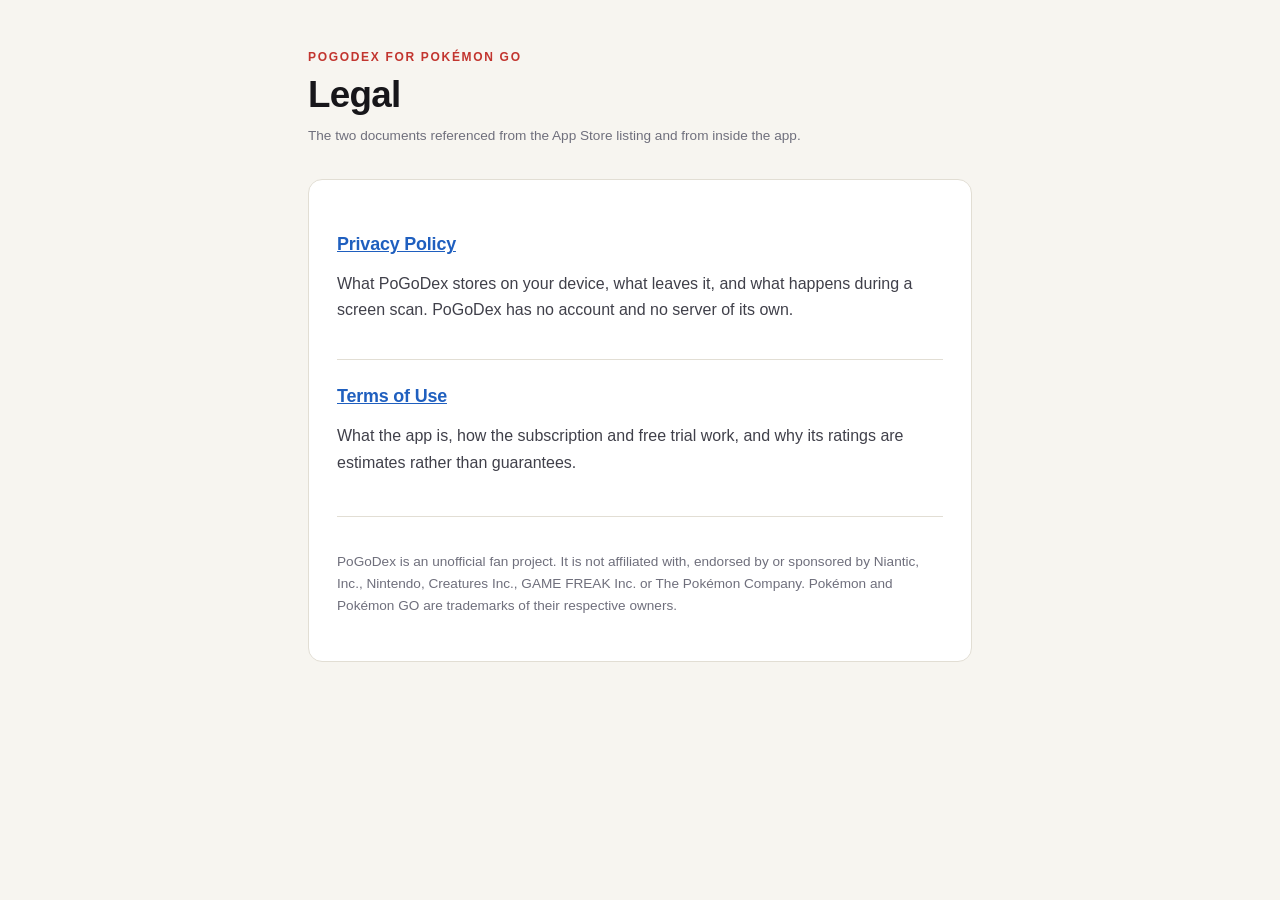
<file: index.html>
<!doctype html>
<html lang="en">
<head>
<meta charset="utf-8">
<meta name="viewport" content="width=device-width, initial-scale=1">
<title>PoGoDex — Legal</title>
<link rel="stylesheet" href="style.css">
</head>
<body>
<main>
<header class="masthead">
  <p class="eyebrow">PoGoDex for Pokémon GO</p>
  <h1>Legal</h1>
  <p class="meta">The two documents referenced from the App Store listing and from inside the app.</p>
</header>
<div class="card">
  <h2><a href="privacy/">Privacy Policy</a></h2>
  <p>What PoGoDex stores on your device, what leaves it, and what happens during a screen scan. PoGoDex has no account and no server of its own.</p>
  <h2><a href="terms/">Terms of Use</a></h2>
  <p>What the app is, how the subscription and free trial work, and why its ratings are estimates rather than guarantees.</p>
<footer>
  <p>PoGoDex is an unofficial fan project. It is not affiliated with, endorsed by or sponsored by Niantic, Inc., Nintendo, Creatures Inc., GAME FREAK Inc. or The Pokémon Company. Pokémon and Pokémon GO are trademarks of their respective owners.</p>
</footer>
</div>
</main>
</body>
</html>
</file>
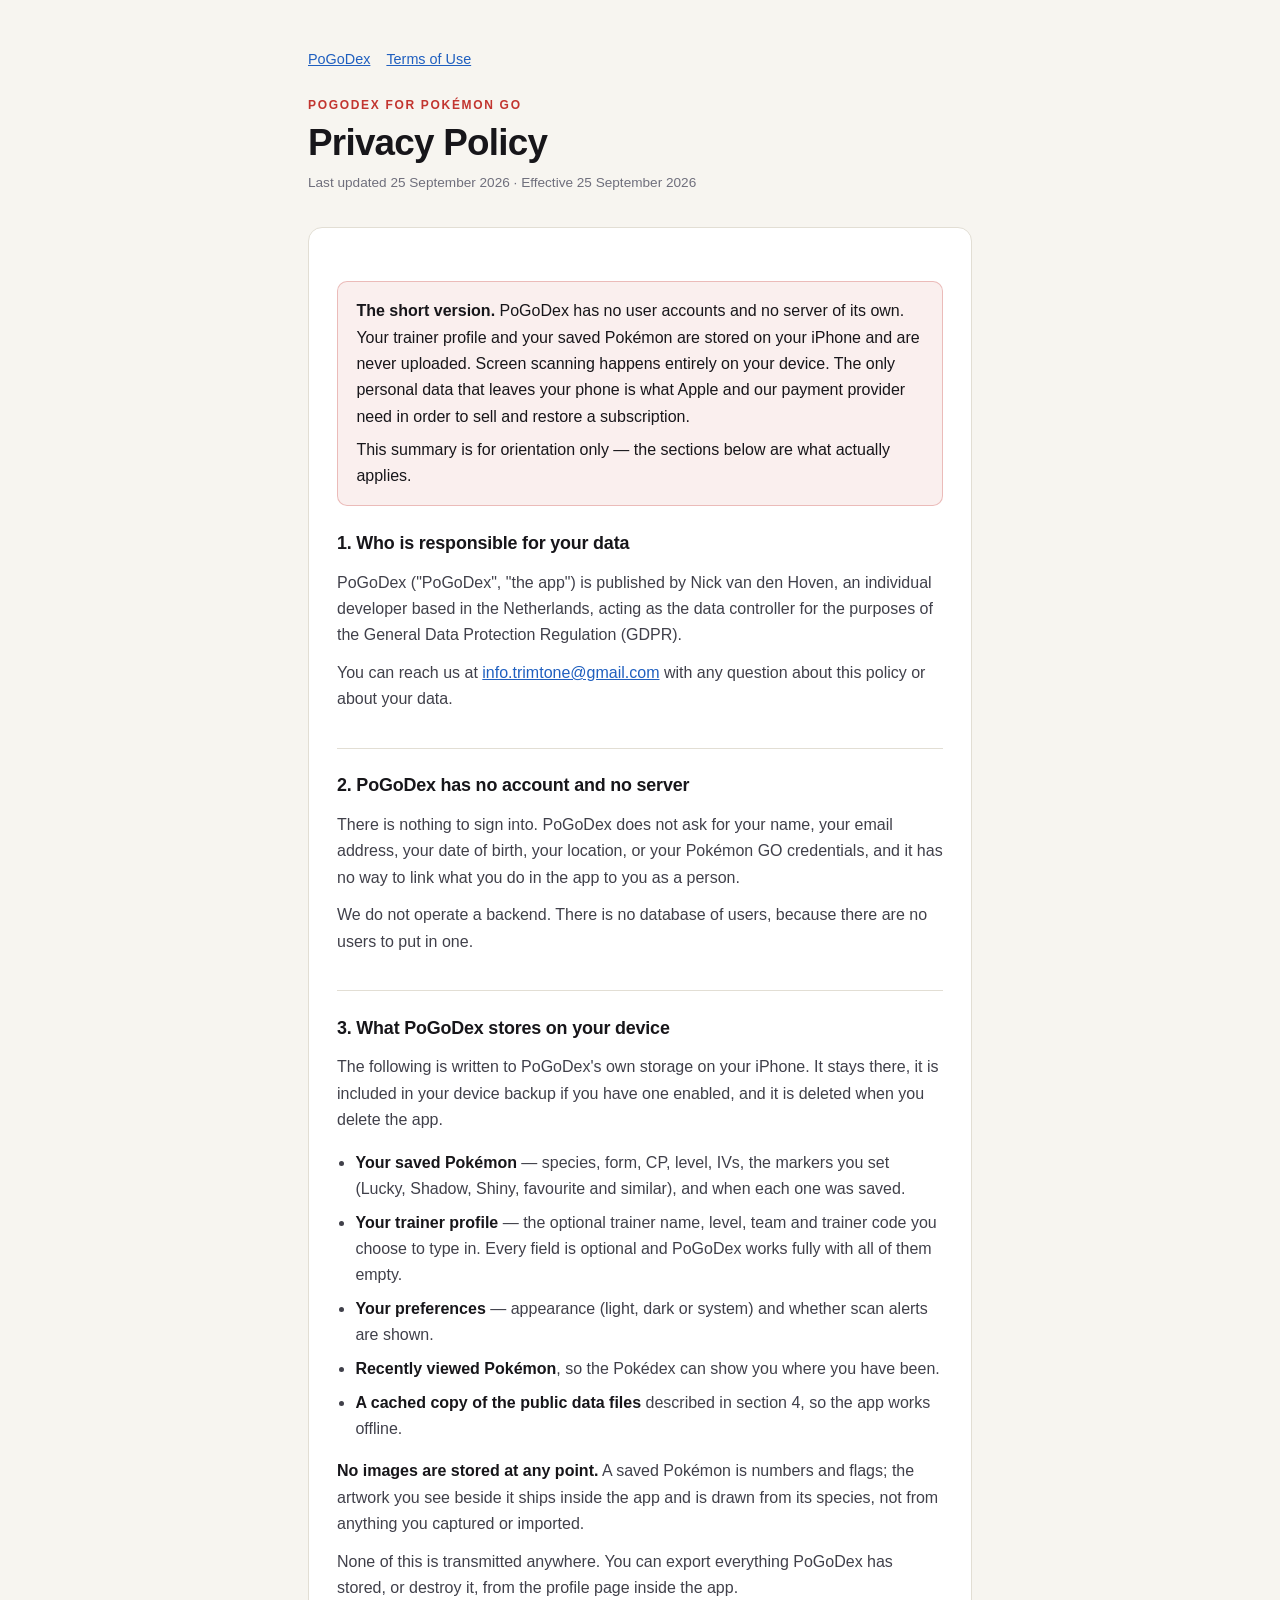
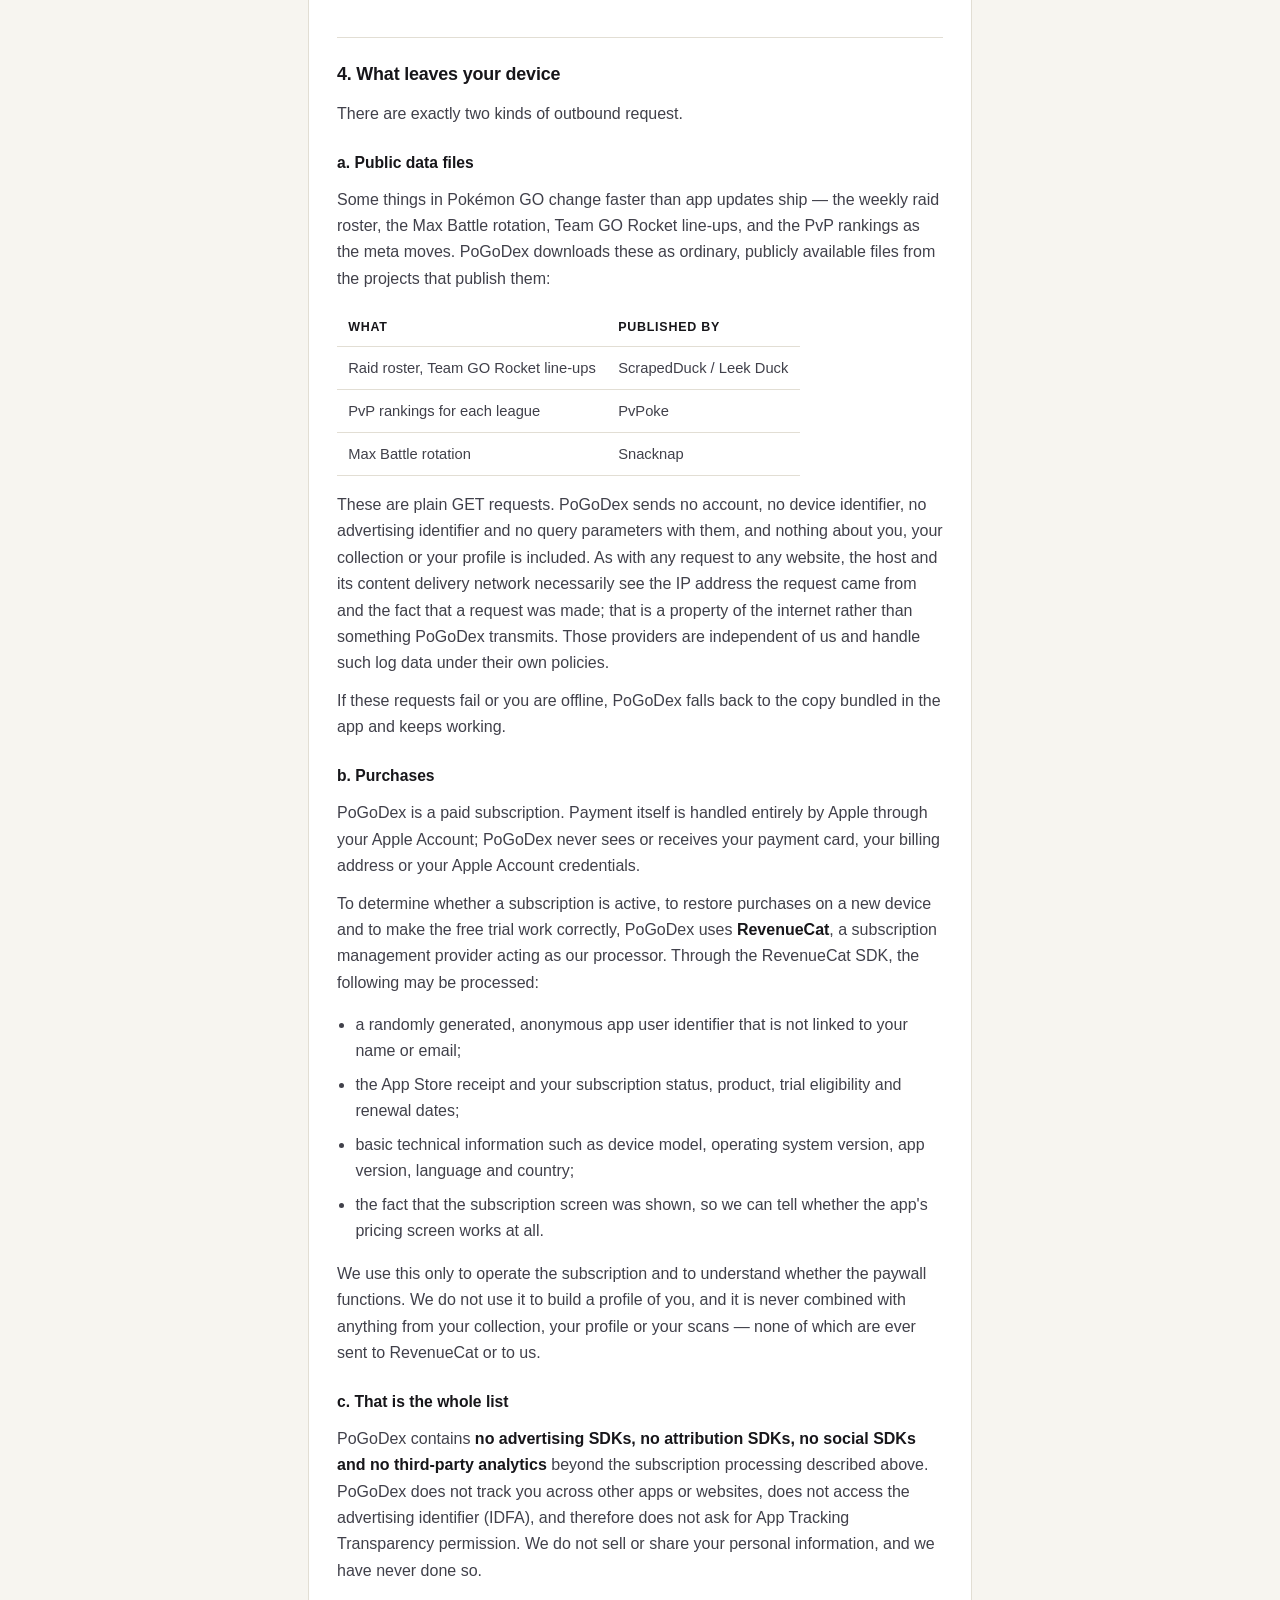
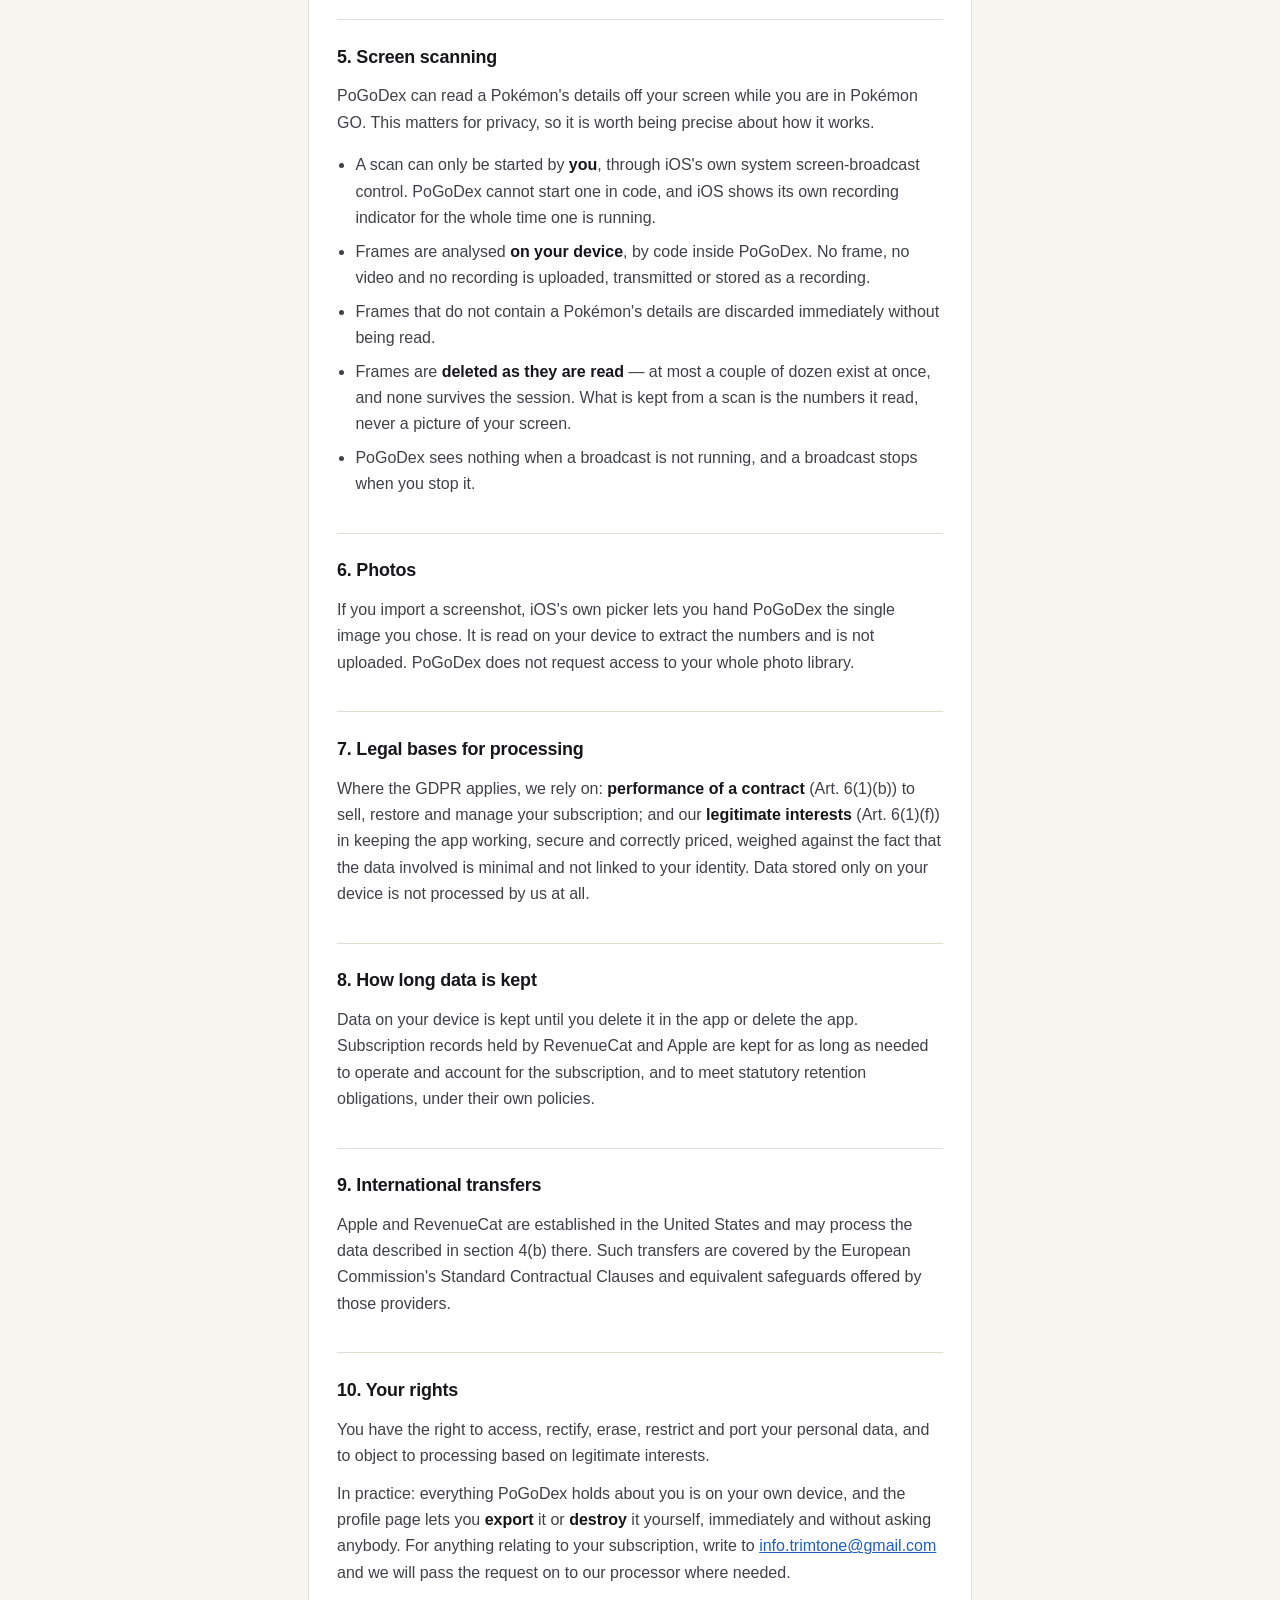
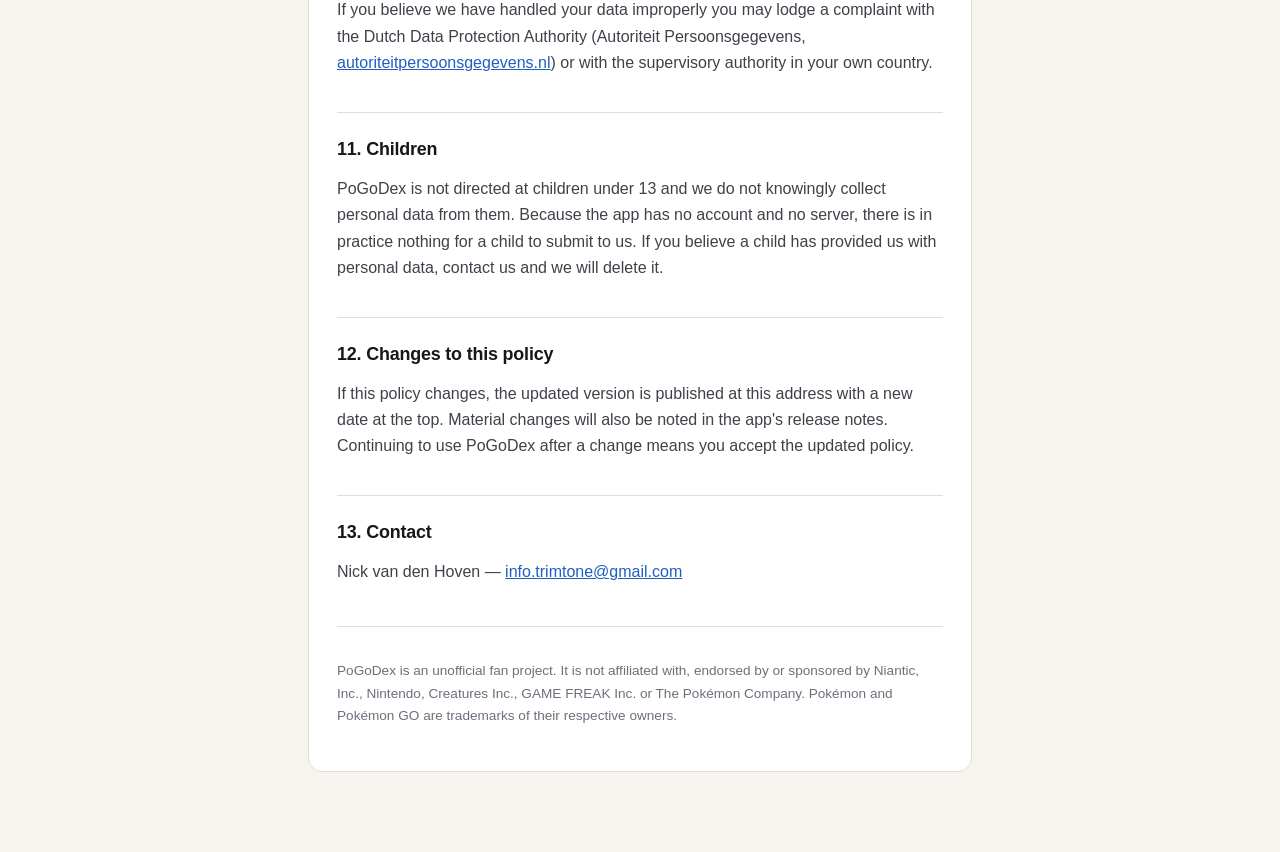
<file: privacy/index.html>
<!doctype html>
<html lang="en">
<head>
<meta charset="utf-8">
<meta name="viewport" content="width=device-width, initial-scale=1">
<title>Privacy Policy — PoGoDex</title>
<link rel="stylesheet" href="../style.css">
</head>
<body>
<main>
<header class="masthead">
  <nav class="docnav"><a href="../">PoGoDex</a><a href="../terms/">Terms of Use</a></nav>
  <p class="eyebrow">PoGoDex for Pokémon GO</p>
  <h1>Privacy Policy</h1>
  <p class="meta">Last updated 25 September 2026 · Effective 25 September 2026</p>
</header>

<div class="card">

<div class="summary">
  <p><strong>The short version.</strong> PoGoDex has no user accounts and no server of its own. Your trainer profile and your saved Pokémon are stored on your iPhone and are never uploaded. Screen scanning happens entirely on your device. The only personal data that leaves your phone is what Apple and our payment provider need in order to sell and restore a subscription.</p>
  <p>This summary is for orientation only — the sections below are what actually applies.</p>
</div>

<h2>1. Who is responsible for your data</h2>
<p>PoGoDex ("PoGoDex", "the app") is published by Nick van den Hoven, an individual developer based in the Netherlands, acting as the data controller for the purposes of the General Data Protection Regulation (GDPR).</p>
<p>You can reach us at <a href="mailto:info.trimtone@gmail.com">info.trimtone@gmail.com</a> with any question about this policy or about your data.</p>

<h2>2. PoGoDex has no account and no server</h2>
<p>There is nothing to sign into. PoGoDex does not ask for your name, your email address, your date of birth, your location, or your Pokémon GO credentials, and it has no way to link what you do in the app to you as a person.</p>
<p>We do not operate a backend. There is no database of users, because there are no users to put in one.</p>

<h2>3. What PoGoDex stores on your device</h2>
<p>The following is written to PoGoDex's own storage on your iPhone. It stays there, it is included in your device backup if you have one enabled, and it is deleted when you delete the app.</p>
<ul>
  <li><strong>Your saved Pokémon</strong> — species, form, CP, level, IVs, the markers you set (Lucky, Shadow, Shiny, favourite and similar), and when each one was saved.</li>
  <li><strong>Your trainer profile</strong> — the optional trainer name, level, team and trainer code you choose to type in. Every field is optional and PoGoDex works fully with all of them empty.</li>
  <li><strong>Your preferences</strong> — appearance (light, dark or system) and whether scan alerts are shown.</li>
  <li><strong>Recently viewed Pokémon</strong>, so the Pokédex can show you where you have been.</li>
  <li><strong>A cached copy of the public data files</strong> described in section 4, so the app works offline.</li>
</ul>
<p><strong>No images are stored at any point.</strong> A saved Pokémon is numbers and flags; the artwork you see beside it ships inside the app and is drawn from its species, not from anything you captured or imported.</p>
<p>None of this is transmitted anywhere. You can export everything PoGoDex has stored, or destroy it, from the profile page inside the app.</p>

<h2>4. What leaves your device</h2>
<p>There are exactly two kinds of outbound request.</p>

<h3>a. Public data files</h3>
<p>Some things in Pokémon GO change faster than app updates ship — the weekly raid roster, the Max Battle rotation, Team GO Rocket line-ups, and the PvP rankings as the meta moves. PoGoDex downloads these as ordinary, publicly available files from the projects that publish them:</p>
<table>
  <tr><th>What</th><th>Published by</th></tr>
  <tr><td>Raid roster, Team GO Rocket line-ups</td><td>ScrapedDuck / Leek Duck</td></tr>
  <tr><td>PvP rankings for each league</td><td>PvPoke</td></tr>
  <tr><td>Max Battle rotation</td><td>Snacknap</td></tr>
</table>
<p>These are plain GET requests. PoGoDex sends no account, no device identifier, no advertising identifier and no query parameters with them, and nothing about you, your collection or your profile is included. As with any request to any website, the host and its content delivery network necessarily see the IP address the request came from and the fact that a request was made; that is a property of the internet rather than something PoGoDex transmits. Those providers are independent of us and handle such log data under their own policies.</p>
<p>If these requests fail or you are offline, PoGoDex falls back to the copy bundled in the app and keeps working.</p>

<h3>b. Purchases</h3>
<p>PoGoDex is a paid subscription. Payment itself is handled entirely by Apple through your Apple Account; PoGoDex never sees or receives your payment card, your billing address or your Apple Account credentials.</p>
<p>To determine whether a subscription is active, to restore purchases on a new device and to make the free trial work correctly, PoGoDex uses <strong>RevenueCat</strong>, a subscription management provider acting as our processor. Through the RevenueCat SDK, the following may be processed:</p>
<ul>
  <li>a randomly generated, anonymous app user identifier that is not linked to your name or email;</li>
  <li>the App Store receipt and your subscription status, product, trial eligibility and renewal dates;</li>
  <li>basic technical information such as device model, operating system version, app version, language and country;</li>
  <li>the fact that the subscription screen was shown, so we can tell whether the app's pricing screen works at all.</li>
</ul>
<p>We use this only to operate the subscription and to understand whether the paywall functions. We do not use it to build a profile of you, and it is never combined with anything from your collection, your profile or your scans — none of which are ever sent to RevenueCat or to us.</p>

<h3>c. That is the whole list</h3>
<p>PoGoDex contains <strong>no advertising SDKs, no attribution SDKs, no social SDKs and no third-party analytics</strong> beyond the subscription processing described above. PoGoDex does not track you across other apps or websites, does not access the advertising identifier (IDFA), and therefore does not ask for App Tracking Transparency permission. We do not sell or share your personal information, and we have never done so.</p>

<h2>5. Screen scanning</h2>
<p>PoGoDex can read a Pokémon's details off your screen while you are in Pokémon GO. This matters for privacy, so it is worth being precise about how it works.</p>
<ul>
  <li>A scan can only be started by <strong>you</strong>, through iOS's own system screen-broadcast control. PoGoDex cannot start one in code, and iOS shows its own recording indicator for the whole time one is running.</li>
  <li>Frames are analysed <strong>on your device</strong>, by code inside PoGoDex. No frame, no video and no recording is uploaded, transmitted or stored as a recording.</li>
  <li>Frames that do not contain a Pokémon's details are discarded immediately without being read.</li>
  <li>Frames are <strong>deleted as they are read</strong> — at most a couple of dozen exist at once, and none survives the session. What is kept from a scan is the numbers it read, never a picture of your screen.</li>
  <li>PoGoDex sees nothing when a broadcast is not running, and a broadcast stops when you stop it.</li>
</ul>

<h2>6. Photos</h2>
<p>If you import a screenshot, iOS's own picker lets you hand PoGoDex the single image you chose. It is read on your device to extract the numbers and is not uploaded. PoGoDex does not request access to your whole photo library.</p>

<h2>7. Legal bases for processing</h2>
<p>Where the GDPR applies, we rely on: <strong>performance of a contract</strong> (Art. 6(1)(b)) to sell, restore and manage your subscription; and our <strong>legitimate interests</strong> (Art. 6(1)(f)) in keeping the app working, secure and correctly priced, weighed against the fact that the data involved is minimal and not linked to your identity. Data stored only on your device is not processed by us at all.</p>

<h2>8. How long data is kept</h2>
<p>Data on your device is kept until you delete it in the app or delete the app. Subscription records held by RevenueCat and Apple are kept for as long as needed to operate and account for the subscription, and to meet statutory retention obligations, under their own policies.</p>

<h2>9. International transfers</h2>
<p>Apple and RevenueCat are established in the United States and may process the data described in section 4(b) there. Such transfers are covered by the European Commission's Standard Contractual Clauses and equivalent safeguards offered by those providers.</p>

<h2>10. Your rights</h2>
<p>You have the right to access, rectify, erase, restrict and port your personal data, and to object to processing based on legitimate interests.</p>
<p>In practice: everything PoGoDex holds about you is on your own device, and the profile page lets you <strong>export</strong> it or <strong>destroy</strong> it yourself, immediately and without asking anybody. For anything relating to your subscription, write to <a href="mailto:info.trimtone@gmail.com">info.trimtone@gmail.com</a> and we will pass the request on to our processor where needed.</p>
<p>If you believe we have handled your data improperly you may lodge a complaint with the Dutch Data Protection Authority (Autoriteit Persoonsgegevens, <a href="https://autoriteitpersoonsgegevens.nl">autoriteitpersoonsgegevens.nl</a>) or with the supervisory authority in your own country.</p>

<h2>11. Children</h2>
<p>PoGoDex is not directed at children under 13 and we do not knowingly collect personal data from them. Because the app has no account and no server, there is in practice nothing for a child to submit to us. If you believe a child has provided us with personal data, contact us and we will delete it.</p>

<h2>12. Changes to this policy</h2>
<p>If this policy changes, the updated version is published at this address with a new date at the top. Material changes will also be noted in the app's release notes. Continuing to use PoGoDex after a change means you accept the updated policy.</p>

<h2>13. Contact</h2>
<p>Nick van den Hoven — <a href="mailto:info.trimtone@gmail.com">info.trimtone@gmail.com</a></p>

<footer>
  <p>PoGoDex is an unofficial fan project. It is not affiliated with, endorsed by or sponsored by Niantic, Inc., Nintendo, Creatures Inc., GAME FREAK Inc. or The Pokémon Company. Pokémon and Pokémon GO are trademarks of their respective owners.</p>
</footer>

</div>
</main>
</body>
</html>
</file>
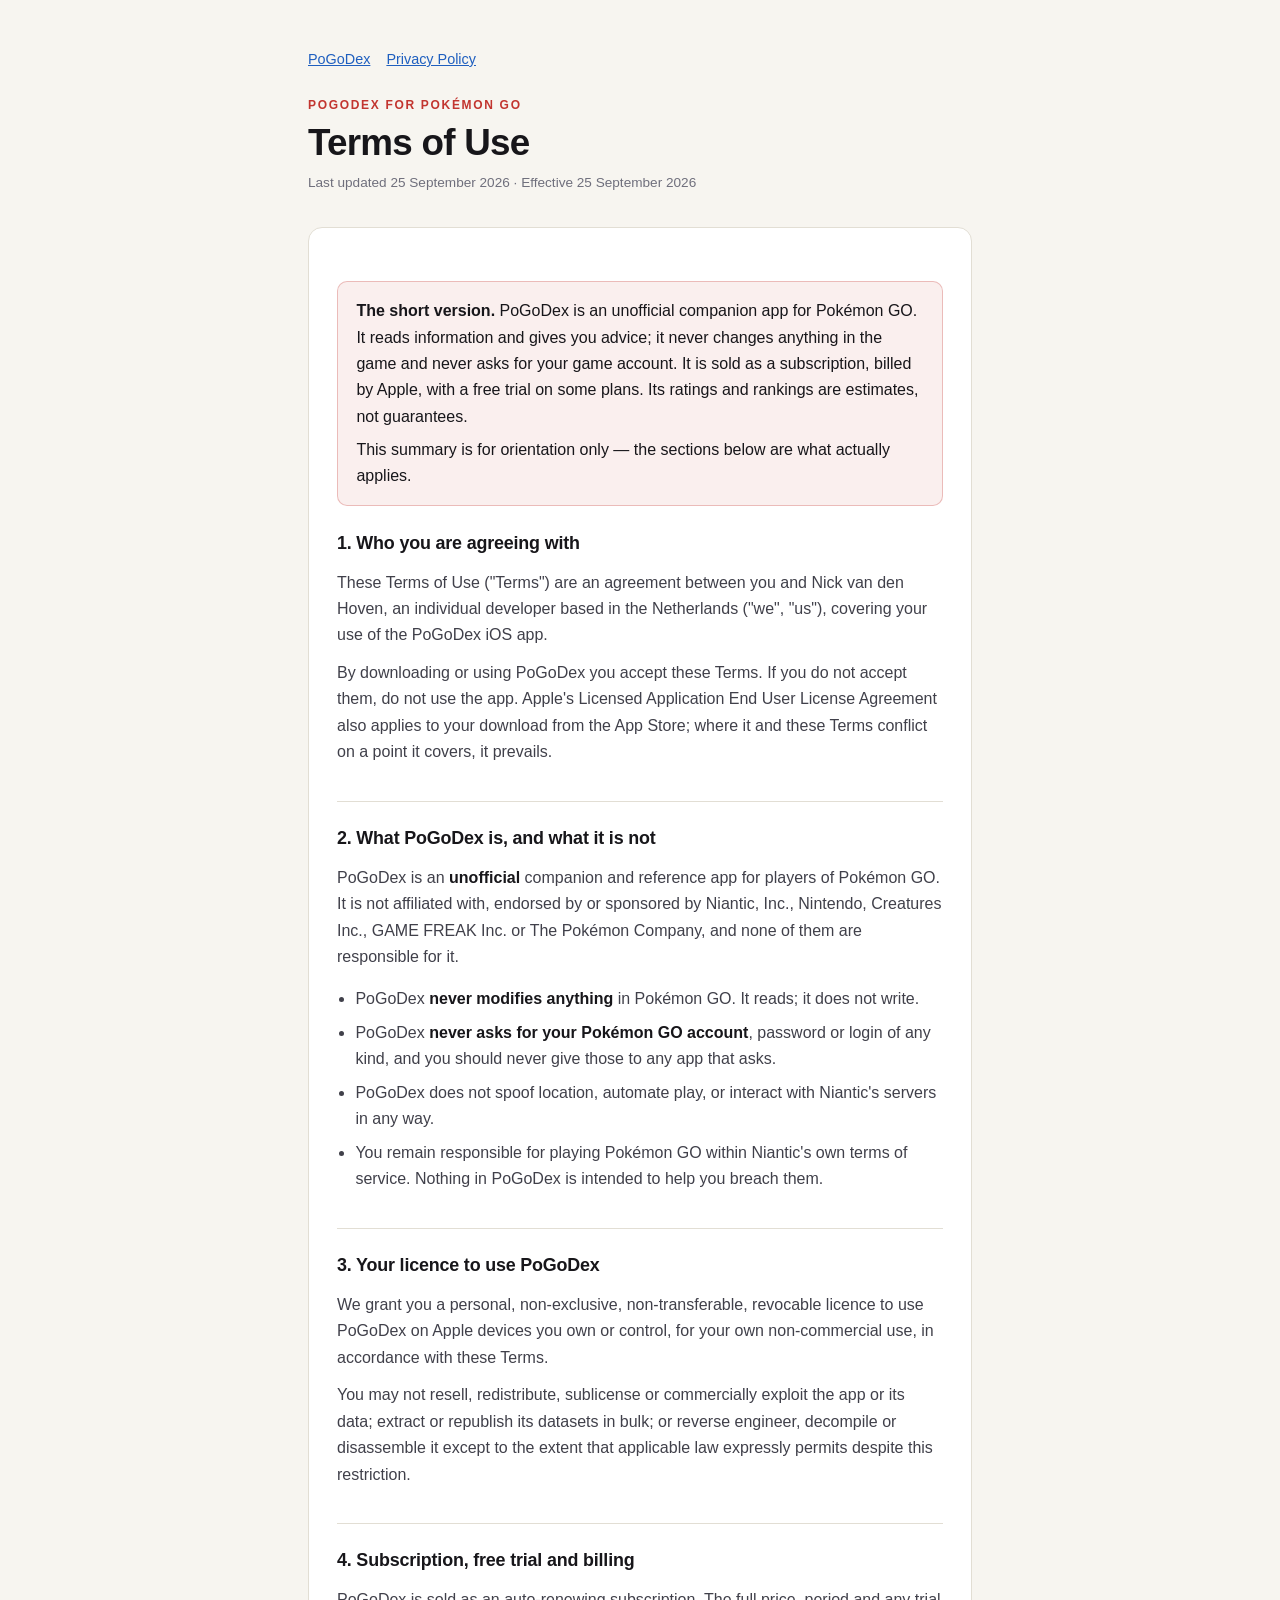
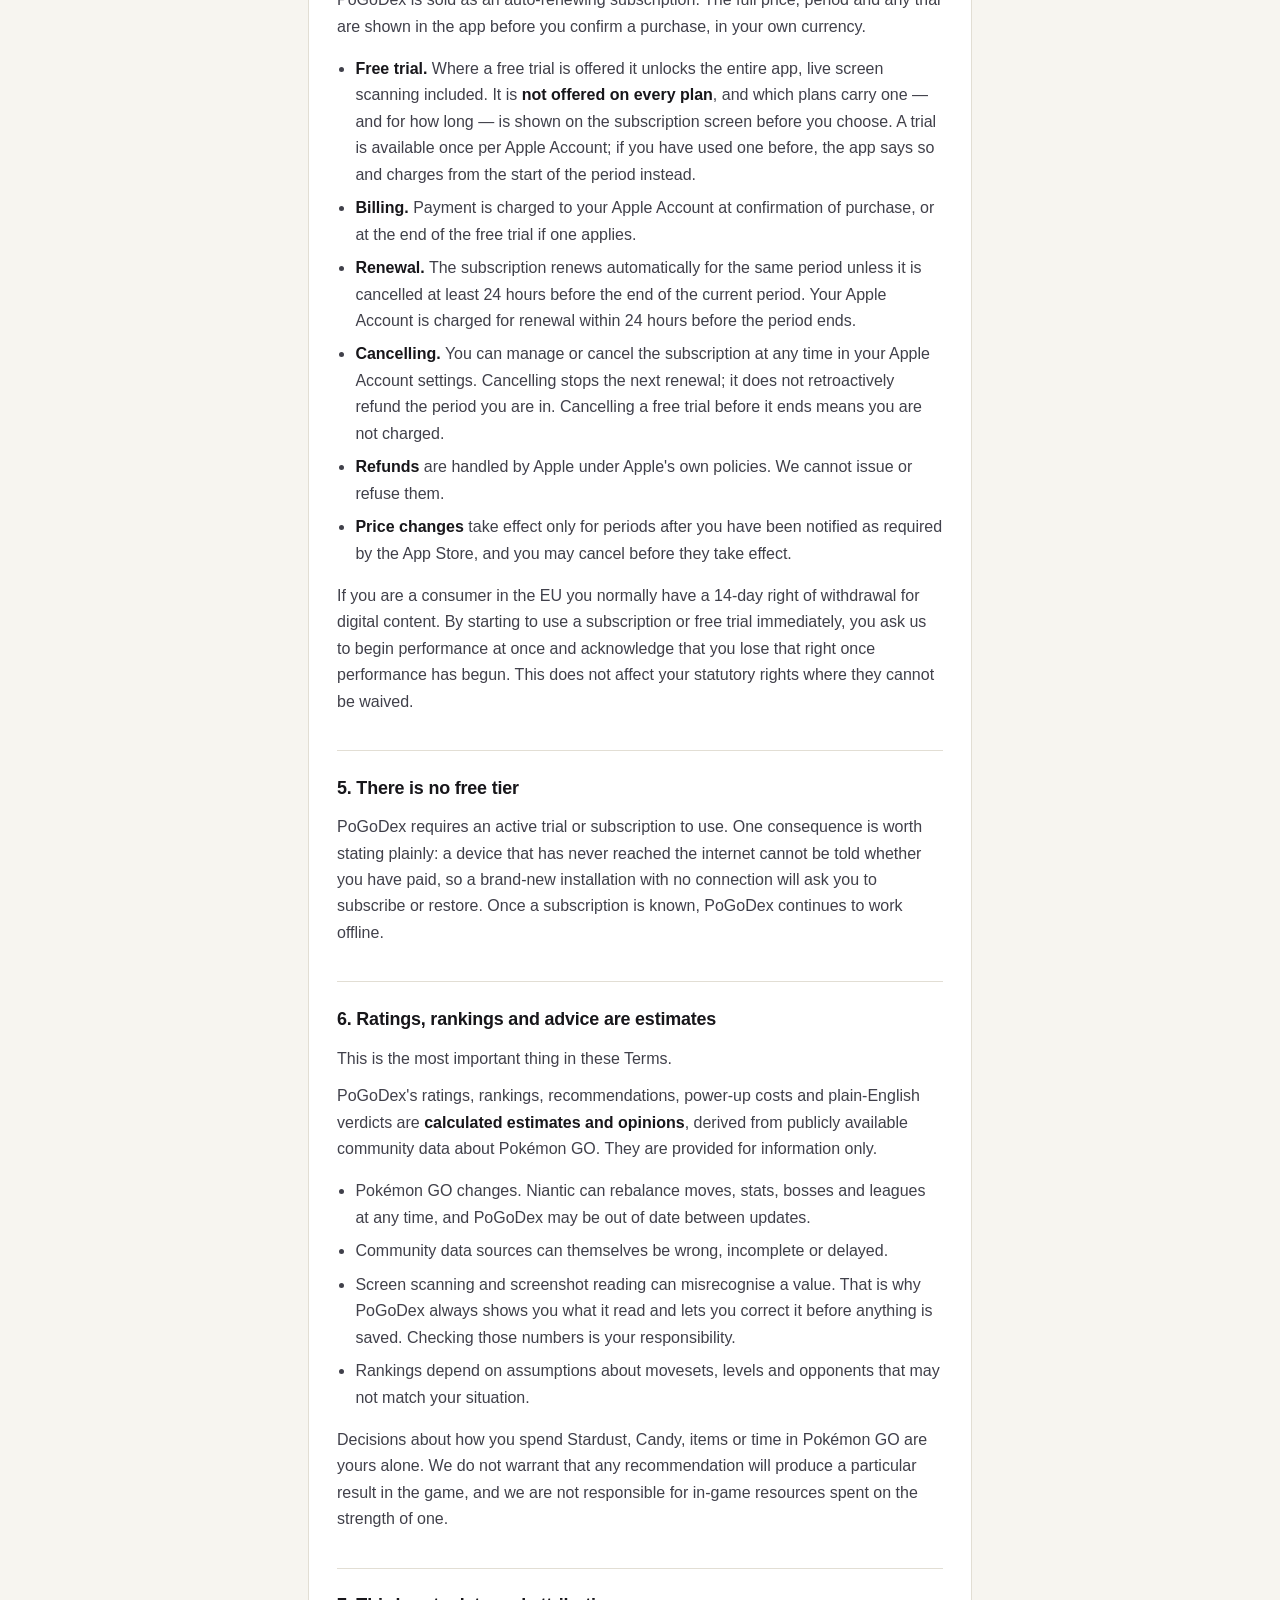
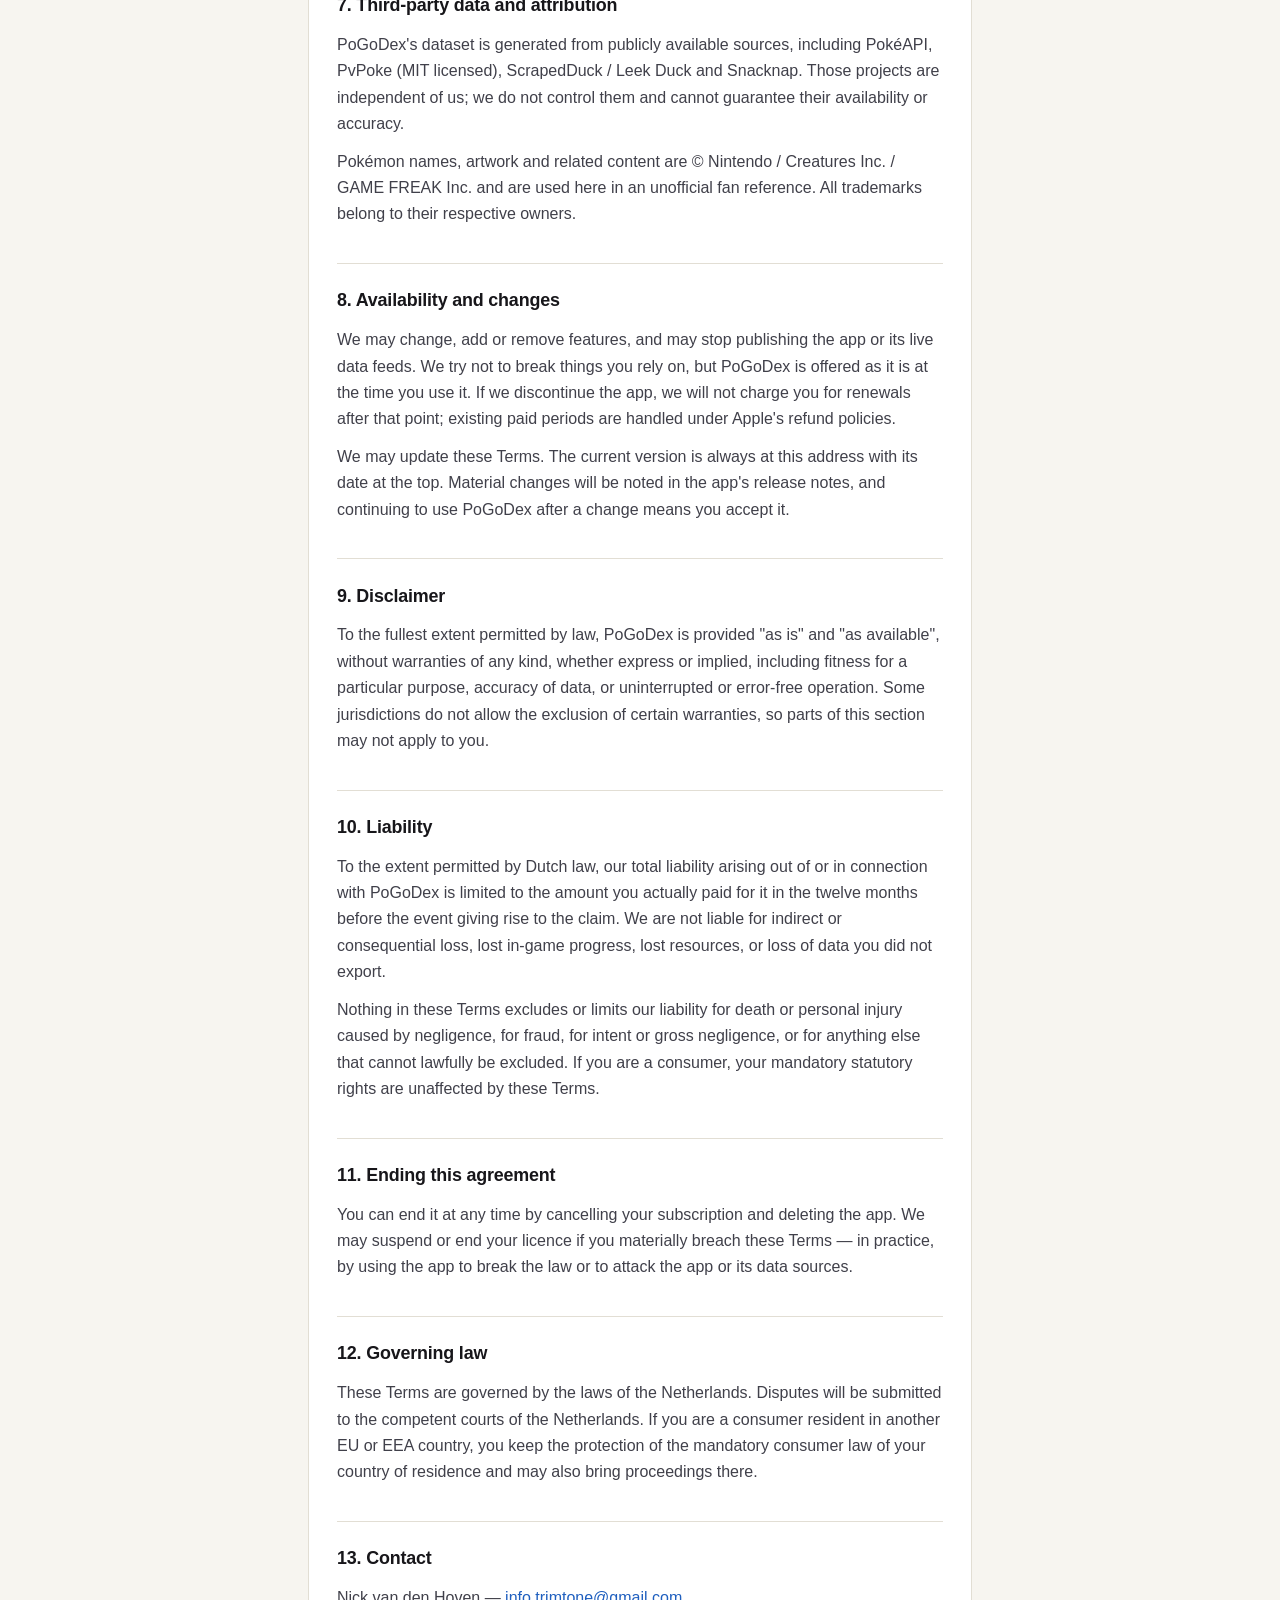
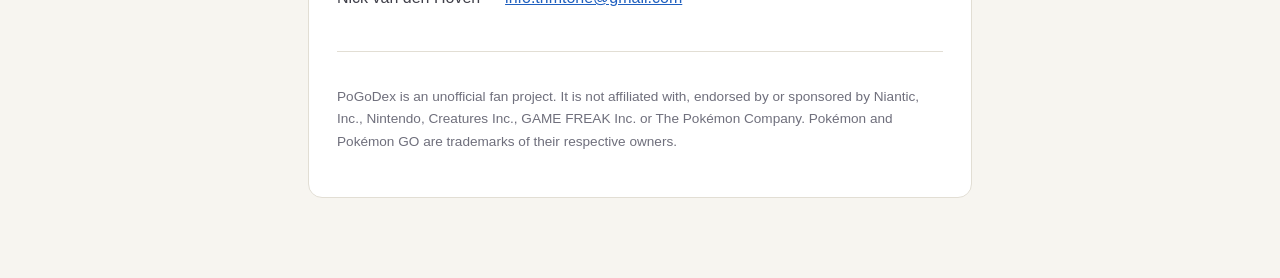
<file: terms/index.html>
<!doctype html>
<html lang="en">
<head>
<meta charset="utf-8">
<meta name="viewport" content="width=device-width, initial-scale=1">
<title>Terms of Use — PoGoDex</title>
<link rel="stylesheet" href="../style.css">
</head>
<body>
<main>
<header class="masthead">
  <nav class="docnav"><a href="../">PoGoDex</a><a href="../privacy/">Privacy Policy</a></nav>
  <p class="eyebrow">PoGoDex for Pokémon GO</p>
  <h1>Terms of Use</h1>
  <p class="meta">Last updated 25 September 2026 · Effective 25 September 2026</p>
</header>

<div class="card">

<div class="summary">
  <p><strong>The short version.</strong> PoGoDex is an unofficial companion app for Pokémon GO. It reads information and gives you advice; it never changes anything in the game and never asks for your game account. It is sold as a subscription, billed by Apple, with a free trial on some plans. Its ratings and rankings are estimates, not guarantees.</p>
  <p>This summary is for orientation only — the sections below are what actually applies.</p>
</div>

<h2>1. Who you are agreeing with</h2>
<p>These Terms of Use ("Terms") are an agreement between you and Nick van den Hoven, an individual developer based in the Netherlands ("we", "us"), covering your use of the PoGoDex iOS app.</p>
<p>By downloading or using PoGoDex you accept these Terms. If you do not accept them, do not use the app. Apple's Licensed Application End User License Agreement also applies to your download from the App Store; where it and these Terms conflict on a point it covers, it prevails.</p>

<h2>2. What PoGoDex is, and what it is not</h2>
<p>PoGoDex is an <strong>unofficial</strong> companion and reference app for players of Pokémon GO. It is not affiliated with, endorsed by or sponsored by Niantic, Inc., Nintendo, Creatures Inc., GAME FREAK Inc. or The Pokémon Company, and none of them are responsible for it.</p>
<ul>
  <li>PoGoDex <strong>never modifies anything</strong> in Pokémon GO. It reads; it does not write.</li>
  <li>PoGoDex <strong>never asks for your Pokémon GO account</strong>, password or login of any kind, and you should never give those to any app that asks.</li>
  <li>PoGoDex does not spoof location, automate play, or interact with Niantic's servers in any way.</li>
  <li>You remain responsible for playing Pokémon GO within Niantic's own terms of service. Nothing in PoGoDex is intended to help you breach them.</li>
</ul>

<h2>3. Your licence to use PoGoDex</h2>
<p>We grant you a personal, non-exclusive, non-transferable, revocable licence to use PoGoDex on Apple devices you own or control, for your own non-commercial use, in accordance with these Terms.</p>
<p>You may not resell, redistribute, sublicense or commercially exploit the app or its data; extract or republish its datasets in bulk; or reverse engineer, decompile or disassemble it except to the extent that applicable law expressly permits despite this restriction.</p>

<h2>4. Subscription, free trial and billing</h2>
<p>PoGoDex is sold as an auto-renewing subscription. The full price, period and any trial are shown in the app before you confirm a purchase, in your own currency.</p>
<ul>
  <li><strong>Free trial.</strong> Where a free trial is offered it unlocks the entire app, live screen scanning included. It is <strong>not offered on every plan</strong>, and which plans carry one — and for how long — is shown on the subscription screen before you choose. A trial is available once per Apple Account; if you have used one before, the app says so and charges from the start of the period instead.</li>
  <li><strong>Billing.</strong> Payment is charged to your Apple Account at confirmation of purchase, or at the end of the free trial if one applies.</li>
  <li><strong>Renewal.</strong> The subscription renews automatically for the same period unless it is cancelled at least 24 hours before the end of the current period. Your Apple Account is charged for renewal within 24 hours before the period ends.</li>
  <li><strong>Cancelling.</strong> You can manage or cancel the subscription at any time in your Apple Account settings. Cancelling stops the next renewal; it does not retroactively refund the period you are in. Cancelling a free trial before it ends means you are not charged.</li>
  <li><strong>Refunds</strong> are handled by Apple under Apple's own policies. We cannot issue or refuse them.</li>
  <li><strong>Price changes</strong> take effect only for periods after you have been notified as required by the App Store, and you may cancel before they take effect.</li>
</ul>
<p>If you are a consumer in the EU you normally have a 14-day right of withdrawal for digital content. By starting to use a subscription or free trial immediately, you ask us to begin performance at once and acknowledge that you lose that right once performance has begun. This does not affect your statutory rights where they cannot be waived.</p>

<h2>5. There is no free tier</h2>
<p>PoGoDex requires an active trial or subscription to use. One consequence is worth stating plainly: a device that has never reached the internet cannot be told whether you have paid, so a brand-new installation with no connection will ask you to subscribe or restore. Once a subscription is known, PoGoDex continues to work offline.</p>

<h2>6. Ratings, rankings and advice are estimates</h2>
<p>This is the most important thing in these Terms.</p>
<p>PoGoDex's ratings, rankings, recommendations, power-up costs and plain-English verdicts are <strong>calculated estimates and opinions</strong>, derived from publicly available community data about Pokémon GO. They are provided for information only.</p>
<ul>
  <li>Pokémon GO changes. Niantic can rebalance moves, stats, bosses and leagues at any time, and PoGoDex may be out of date between updates.</li>
  <li>Community data sources can themselves be wrong, incomplete or delayed.</li>
  <li>Screen scanning and screenshot reading can misrecognise a value. That is why PoGoDex always shows you what it read and lets you correct it before anything is saved. Checking those numbers is your responsibility.</li>
  <li>Rankings depend on assumptions about movesets, levels and opponents that may not match your situation.</li>
</ul>
<p>Decisions about how you spend Stardust, Candy, items or time in Pokémon GO are yours alone. We do not warrant that any recommendation will produce a particular result in the game, and we are not responsible for in-game resources spent on the strength of one.</p>

<h2>7. Third-party data and attribution</h2>
<p>PoGoDex's dataset is generated from publicly available sources, including PokéAPI, PvPoke (MIT licensed), ScrapedDuck / Leek Duck and Snacknap. Those projects are independent of us; we do not control them and cannot guarantee their availability or accuracy.</p>
<p>Pokémon names, artwork and related content are © Nintendo / Creatures Inc. / GAME FREAK Inc. and are used here in an unofficial fan reference. All trademarks belong to their respective owners.</p>

<h2>8. Availability and changes</h2>
<p>We may change, add or remove features, and may stop publishing the app or its live data feeds. We try not to break things you rely on, but PoGoDex is offered as it is at the time you use it. If we discontinue the app, we will not charge you for renewals after that point; existing paid periods are handled under Apple's refund policies.</p>
<p>We may update these Terms. The current version is always at this address with its date at the top. Material changes will be noted in the app's release notes, and continuing to use PoGoDex after a change means you accept it.</p>

<h2>9. Disclaimer</h2>
<p>To the fullest extent permitted by law, PoGoDex is provided "as is" and "as available", without warranties of any kind, whether express or implied, including fitness for a particular purpose, accuracy of data, or uninterrupted or error-free operation. Some jurisdictions do not allow the exclusion of certain warranties, so parts of this section may not apply to you.</p>

<h2>10. Liability</h2>
<p>To the extent permitted by Dutch law, our total liability arising out of or in connection with PoGoDex is limited to the amount you actually paid for it in the twelve months before the event giving rise to the claim. We are not liable for indirect or consequential loss, lost in-game progress, lost resources, or loss of data you did not export.</p>
<p>Nothing in these Terms excludes or limits our liability for death or personal injury caused by negligence, for fraud, for intent or gross negligence, or for anything else that cannot lawfully be excluded. If you are a consumer, your mandatory statutory rights are unaffected by these Terms.</p>

<h2>11. Ending this agreement</h2>
<p>You can end it at any time by cancelling your subscription and deleting the app. We may suspend or end your licence if you materially breach these Terms — in practice, by using the app to break the law or to attack the app or its data sources.</p>

<h2>12. Governing law</h2>
<p>These Terms are governed by the laws of the Netherlands. Disputes will be submitted to the competent courts of the Netherlands. If you are a consumer resident in another EU or EEA country, you keep the protection of the mandatory consumer law of your country of residence and may also bring proceedings there.</p>

<h2>13. Contact</h2>
<p>Nick van den Hoven — <a href="mailto:info.trimtone@gmail.com">info.trimtone@gmail.com</a></p>

<footer>
  <p>PoGoDex is an unofficial fan project. It is not affiliated with, endorsed by or sponsored by Niantic, Inc., Nintendo, Creatures Inc., GAME FREAK Inc. or The Pokémon Company. Pokémon and Pokémon GO are trademarks of their respective owners.</p>
</footer>

</div>
</main>
</body>
</html>
</file>
<file: style.css>
:root {
  --bg: #f7f5f0;
  --panel: #ffffff;
  --ink: #17161a;
  --ink2: #40404a;
  --ink3: #6f6f7c;
  --rule: #e2ded4;
  --accent: #c2352f;
  --link: #1f5fbf;
}
@media (prefers-color-scheme: dark) {
  :root {
    --bg: #14131a;
    --panel: #1c1b23;
    --ink: #f2f0ea;
    --ink2: #c9c6d2;
    --ink3: #8d8a98;
    --rule: #2e2d38;
    --accent: #ff6b5e;
    --link: #79aaff;
  }
}
* { box-sizing: border-box; }
html { -webkit-text-size-adjust: 100%; }
body {
  margin: 0;
  background: var(--bg);
  color: var(--ink2);
  font: 16px/1.65 -apple-system, BlinkMacSystemFont, "Segoe UI", Inter, Helvetica, Arial, sans-serif;
}
main {
  max-width: 44rem;
  margin: 0 auto;
  padding: 3rem 1.25rem 5rem;
}
.card {
  background: var(--panel);
  border: 1px solid var(--rule);
  border-radius: 14px;
  padding: 1.75rem 1.75rem 2rem;
}
header.masthead { margin-bottom: 2rem; }
.eyebrow {
  font-size: 0.75rem;
  letter-spacing: 0.14em;
  text-transform: uppercase;
  color: var(--accent);
  font-weight: 700;
  margin: 0 0 0.4rem;
}
h1 {
  color: var(--ink);
  font-size: clamp(1.7rem, 5vw, 2.3rem);
  line-height: 1.15;
  letter-spacing: -0.02em;
  margin: 0 0 0.5rem;
}
h2 {
  color: var(--ink);
  font-size: 1.12rem;
  letter-spacing: -0.01em;
  margin: 2.2rem 0 0.6rem;
  padding-top: 1.4rem;
  border-top: 1px solid var(--rule);
}
h2:first-of-type { border-top: 0; padding-top: 0; margin-top: 1.4rem; }
h3 { color: var(--ink); font-size: 0.98rem; margin: 1.4rem 0 0.4rem; }
p, li { margin: 0.7rem 0; }
ul { padding-left: 1.15rem; }
li { margin: 0.45rem 0; }
a { color: var(--link); }
.meta { color: var(--ink3); font-size: 0.85rem; margin: 0; }
.summary {
  background: color-mix(in srgb, var(--accent) 8%, transparent);
  border: 1px solid color-mix(in srgb, var(--accent) 28%, transparent);
  border-radius: 10px;
  padding: 1rem 1.15rem;
  margin: 1.6rem 0 0;
}
.summary p { margin: 0.4rem 0; color: var(--ink); }
.summary p:first-child { margin-top: 0; }
.summary p:last-child { margin-bottom: 0; }
strong { color: var(--ink); }
footer {
  margin-top: 2.5rem;
  padding-top: 1.4rem;
  border-top: 1px solid var(--rule);
  font-size: 0.85rem;
  color: var(--ink3);
}
nav.docnav { margin-bottom: 1.5rem; font-size: 0.9rem; }
nav.docnav a { margin-right: 1rem; }
table { border-collapse: collapse; width: 100%; font-size: 0.92rem; margin: 1rem 0; display: block; overflow-x: auto; }
th, td { text-align: left; padding: 0.55rem 0.7rem; border-bottom: 1px solid var(--rule); vertical-align: top; }
th { color: var(--ink); font-size: 0.78rem; text-transform: uppercase; letter-spacing: 0.06em; }
</file>
